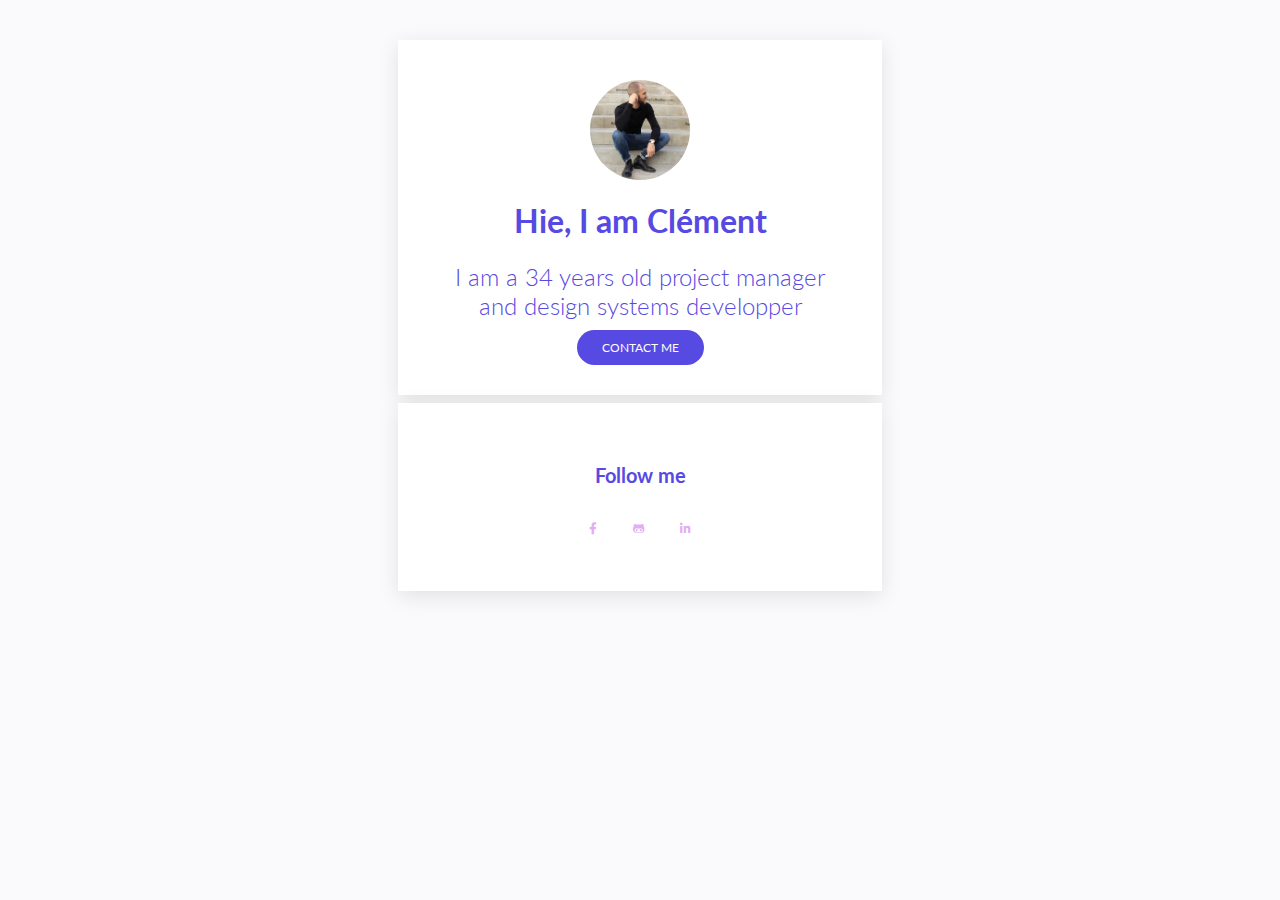
<file: index.html>
<html>
<head>
  <meta charset="UTF-8">
  <meta name="viewport" content="width=device-width, initial-scale=1">
  <title>CPZ</title>
  <link href="https://fonts.googleapis.com/css?family=Lato:300,400,700&display=swap" rel="stylesheet">
  <link rel="stylesheet" href="style.css">
  <link rel="stylesheet" href="https://use.fontawesome.com/releases/v5.0.10/css/all.css">
</head>
<body>
  <!-- an image of yourself-->
  <div class="container text-center">
    <div class="card-white">
      <img src="img/CPZ.JPG" class="avatar" alt="">
      <!--a header and sub-header with your name and --> <!--your job title (you can put programmer now 💻)--><!--a description of yourself-->
      <h1>Hie, I am Clément</h1>
      <h2>I am a 34 years old project manager and design systems developper</h2>
      <!--a button-->
      <a href="" class="btn">CONTACT ME</a>
    </div>
    <div class="card-white">
      <h3>Follow me</h3>
      <ul>
        <li class="margin16"><a class="" href="">
          <i class="fab fa-facebook-f"></i>
        </a></li>
        <li class="margin16"><a class="" href="">
          <i class="fab fa-github-alt"></i>
        </a></li>
        <li class="margin16"><a class="" href="">
          <i class="fab fa-linkedin-in"></i>
        </a></li>
      </ul>
    </div>
  </div>

  <!--a list of your social links -->

</body>
</html>
</file>
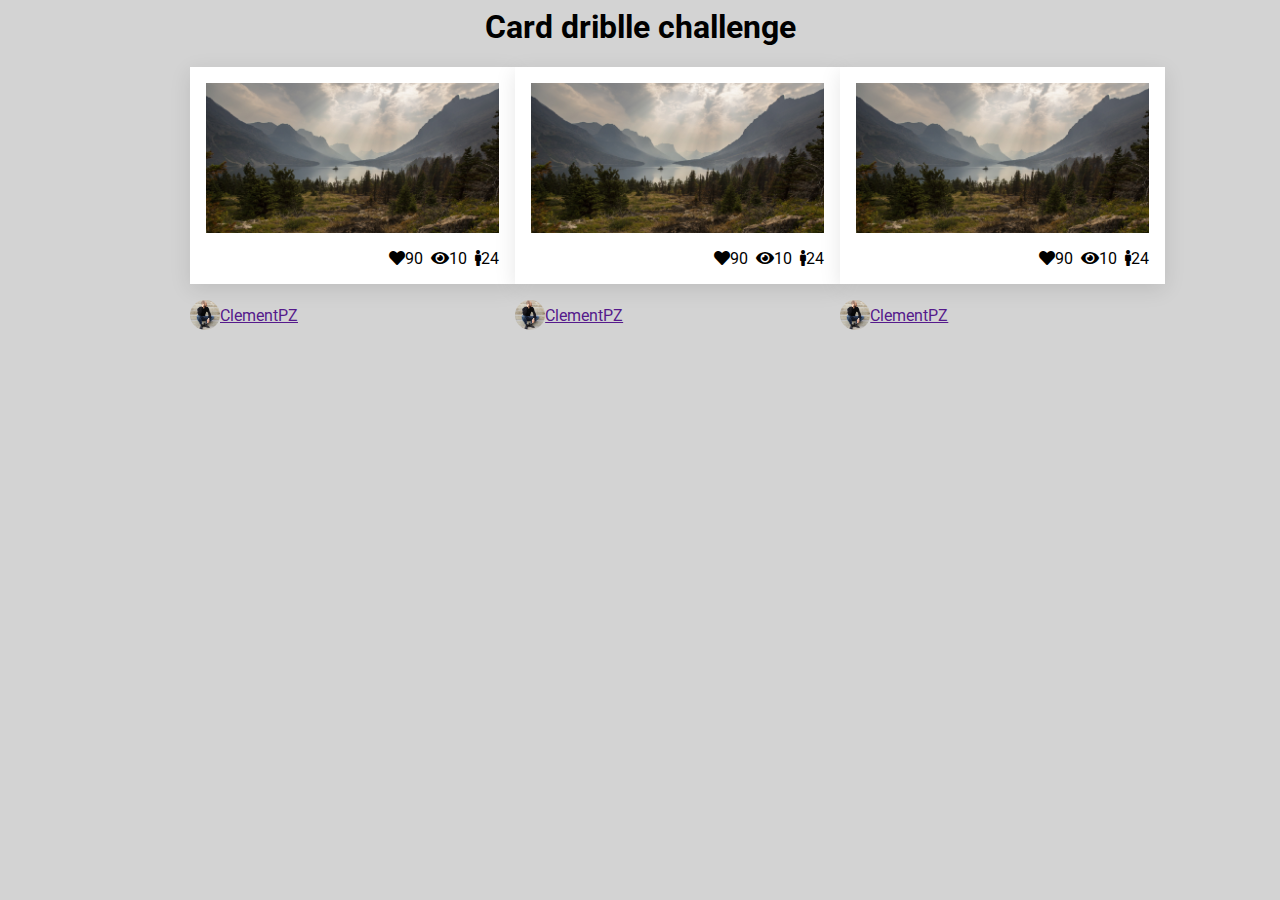
<file: Day 1/livecode/index.html>
<html>
<head>
  <meta charset="UTF-8">
  <title>Document</title>
  <link href="https://fonts.googleapis.com/css?family=Roboto:100,300,400,500,700,900&display=swap" rel="stylesheet">
  <link rel="stylesheet" href="style.css">
  <link rel="stylesheet" href=" https://use.fontawesome.com/releases/v5.0.10/css/all.css">
</head>
<body>
  <div class="container">
    <h1>Card driblle challenge</h1>
    <div class="cards">
      <div class="card">
        <div class="card-main">
          <img src="img/landscape.jpg" alt="" class="card-image">
          <ul class="likes">
            <li><i class="fas fa-heart"></i>90</li>
            <li><i class="fas fa-eye"></i>10</li>
            <li><i class="fas fa-male"></i>24</li>
          </ul>
        </div>
        <div class="card-owner">
          <img src="img/CPZ.JPG" alt="" class="avatar">
          <a href="">ClementPZ</a>
        </div>
      </div>
      <div class="card">
          <div class="card-main">
            <img src="img/landscape.jpg" alt="" class="card-image">
            <ul class="likes">
              <li><i class="fas fa-heart"></i>90</li>
              <li><i class="fas fa-eye"></i>10</li>
              <li><i class="fas fa-male"></i>24</li>
            </ul>
          </div>
          <div class="card-owner">
            <img src="img/CPZ.JPG" alt="" class="avatar">
            <a href="">ClementPZ</a>
          </div>
        </div>
      <div class="card">
        <div class="card-main">
          <img src="img/landscape.jpg" alt="" class="card-image">
          <ul class="likes">
            <li><i class="fas fa-heart"></i>90</li>
            <li><i class="fas fa-eye"></i>10</li>
            <li><i class="fas fa-male"></i>24</li>
          </ul>
        </div>
        <div class="card-owner">
          <img src="img/CPZ.JPG" alt="" class="avatar">
          <a href="">ClementPZ</a>
        </div>
      </div>
  </div>
</body>
</html>
</file>
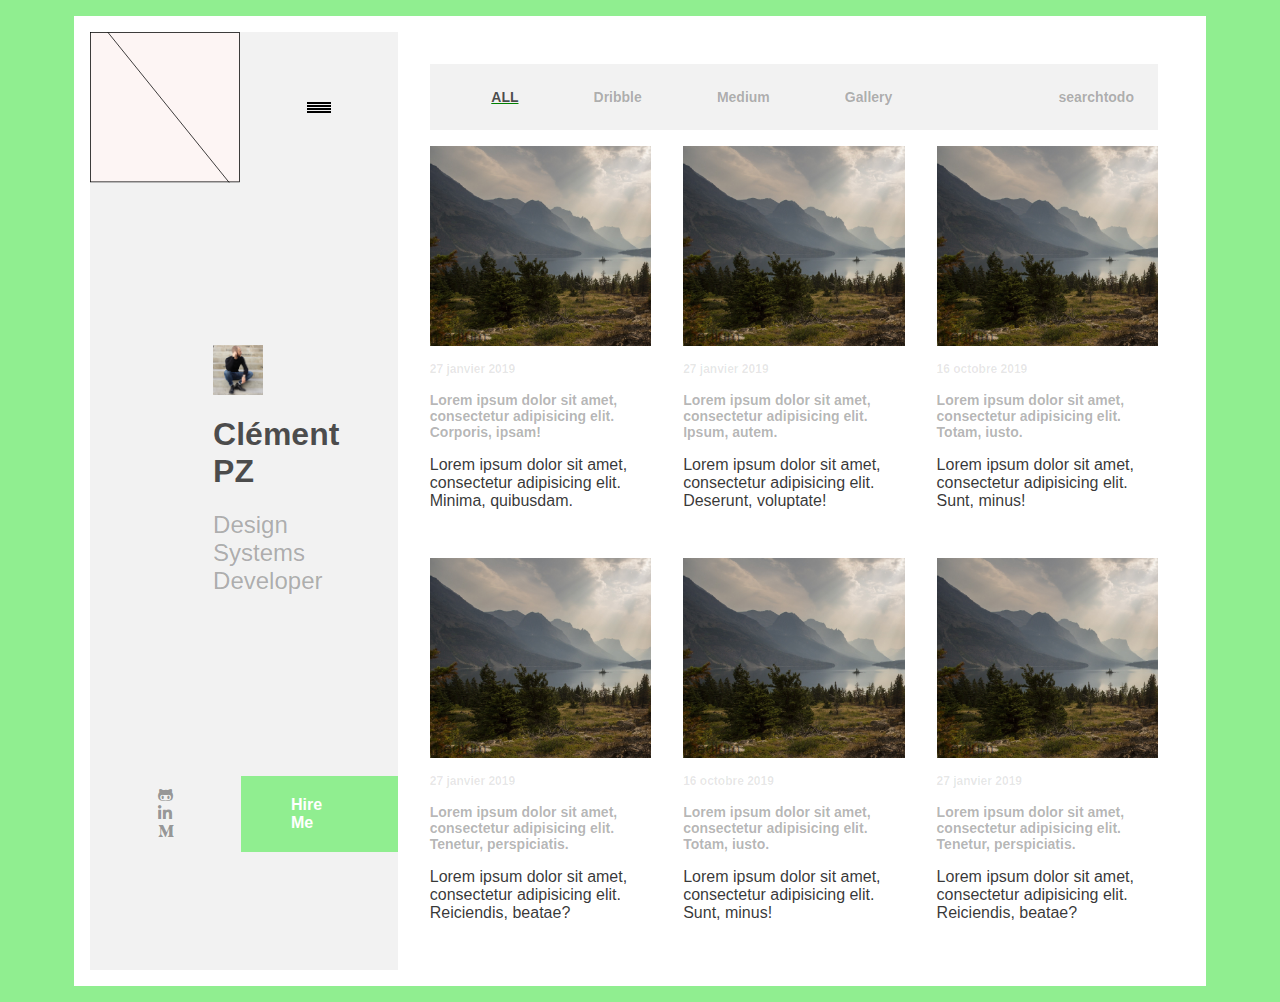
<file: Day 2/dribbletest/index.html>
<html>
  <head>
    <meta charset="UTF-8">
    <title>Dribbletest</title>
    <link rel="stylesheet" href="css/style.css">
    <link rel="stylesheet" href="https://use.fontawesome.com/releases/v5.0.10/css/all.css">
  </head>
  <body>
    <div class="container">
      <div class="sidebar">
        <div class="sidebar-top">
          <img class="logo" src="image/rect.svg" alt="">
          <div class="flexcenter div-menu">
            <img src="image/menu .svg" alt="">
          </div>
        </div>
        <div class="sidebar-title">
          <img src="image/CPZ.JPG" alt="" class="avatar">
          <h1>Clément PZ</h1>
          <h2>Design Systems Developer</h2>
        </div>
        <div class="sidebar-bottom">
          <div class="social-link">
            <ul>
              <li>
                <a href=""><i class="fab fa-github-alt"></i></a>  </li>
              <li>
                <a href=""><i class="fab fa-linkedin-in"></i></a> </li>
              <li>
                <a href=""><i class="fab fa-medium-m"></i></a>  </li>
            </ul>
          </div>
          <a href="" class="btn btn-bg">Hire Me</a>
        </div>
      </div>

      <div class="main">
        <div class="header">
          <ul class="navbar">
            <li><a href="">
                <h3 class="active">ALL</h3>
              </a></li>
            <li><a href="">
                <h3>Dribble</h3>
              </a></li>
            <li><a href="">
                <h3>Medium</h3>
              </a></li>
            <li><a href="">
                <h3>Gallery</h3>
              </a></li>
          </ul>
          <div class="search">
            <h3>searchtodo</h3>
          </div>
        </div>

        <div class="cards">
          <div class="card">
            <div class="card-image"style="background-image:url(image/landscape.jpg);">
              <a class="btn-sm-white" href="">medium</a>
            </div>
            <h4>27 janvier 2019</h4>
            <h3>Lorem ipsum dolor sit amet, consectetur adipisicing elit. Corporis, ipsam!</h3>
            <p>Lorem ipsum dolor sit amet, consectetur adipisicing elit. Minima, quibusdam.</p>
          </div>

          <div class="card">
            <div class="card-image"style="background-image:url(image/landscape.jpg);">
              <a class="btn-sm-white" href="">medium</a>
            </div>
            <h4>27 janvier 2019</h4>
            <h3>Lorem ipsum dolor sit amet, consectetur adipisicing elit. Ipsum, autem.</h3>
            <p>Lorem ipsum dolor sit amet, consectetur adipisicing elit. Deserunt, voluptate!</p>
          </div>

          <div class="card">
            <div class="card-image"style="background-image:url(image/landscape.jpg);">
              <a class="btn-sm-white" href="">medium</a>
            </div>
            <h4>16 octobre 2019</h4>
            <h3>Lorem ipsum dolor sit amet, consectetur adipisicing elit. Totam, iusto.</h3>
            <p>Lorem ipsum dolor sit amet, consectetur adipisicing elit. Sunt, minus!</p>
          </div>

          <div class="card">
            <div class="card-image"style="background-image:url(image/landscape.jpg);">
              <a class="btn-sm-white" href="">medium</a>
            </div>
            <h4>27 janvier 2019</h4>
            <h3>Lorem ipsum dolor sit amet, consectetur adipisicing elit. Tenetur, perspiciatis.</h3>
            <p>Lorem ipsum dolor sit amet, consectetur adipisicing elit. Reiciendis, beatae?</p>
          </div>

          <div class="card">
            <div class="card-image"style="background-image:url(image/landscape.jpg);">
              <a class="btn-sm-white" href="">medium</a>
            </div>
            <h4>16 octobre 2019</h4>
            <h3>Lorem ipsum dolor sit amet, consectetur adipisicing elit. Totam, iusto.</h3>
            <p>Lorem ipsum dolor sit amet, consectetur adipisicing elit. Sunt, minus!</p>
          </div>

          <div class="card">
            <div class="card-image"style="background-image:url(image/landscape.jpg);">
              <a class="btn-sm-white" href="">medium</a>
            </div>
            <h4>27 janvier 2019</h4>
            <h3>Lorem ipsum dolor sit amet, consectetur adipisicing elit. Tenetur, perspiciatis.</h3>
            <p>Lorem ipsum dolor sit amet, consectetur adipisicing elit. Reiciendis, beatae?</p>
          </div>

        </div>
      </div>
    </div>
  </body>
</html>
</file>
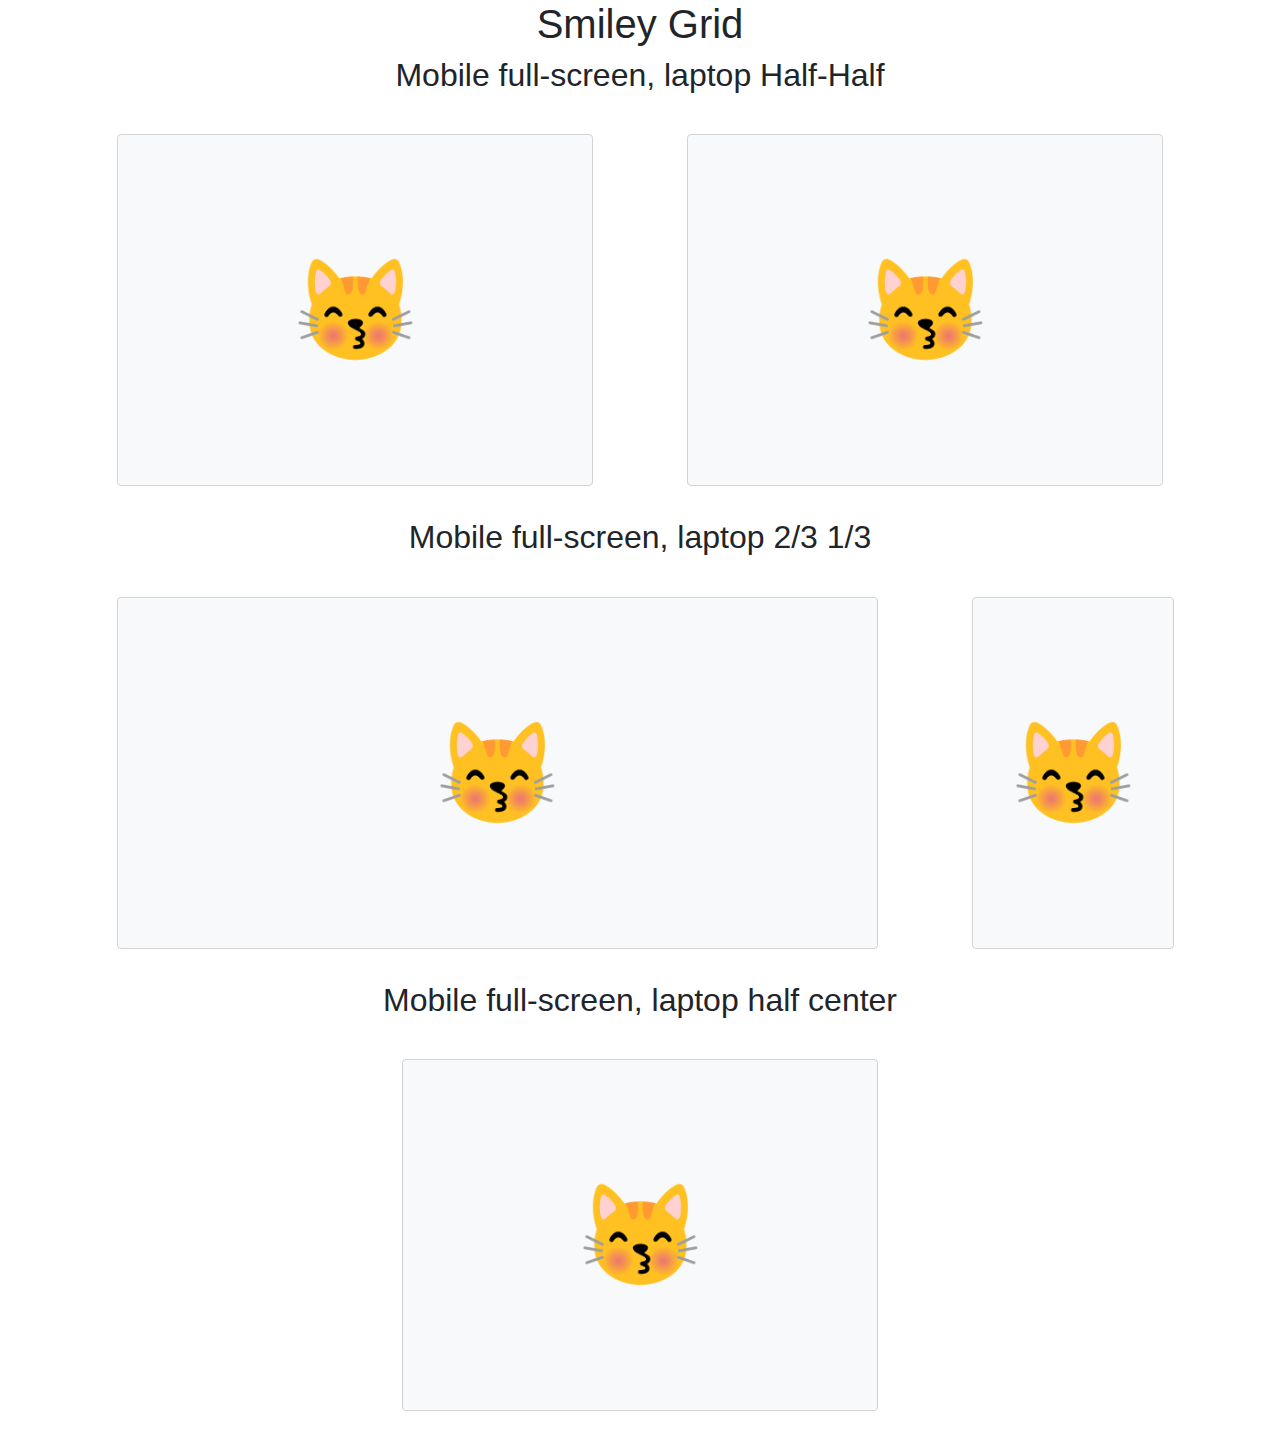
<file: Day 3/challenges/index.html>
<html>
  <head>
    <meta charset="UTF-8">
    <title>Document</title>
    <link rel="stylesheet" href="https://stackpath.bootstrapcdn.com/bootstrap/4.2.1/css/bootstrap.min.css">
    <link rel="stylesheet" href="style.css">
    <meta http-equiv="X-UA-Compatible" content="IE=edge">

    <meta name="viewport" content="initial-scale=1, maximum-scale=1">
    <meta charset="UTF-8">
  </head>
  <body>
    <div class="text-center">


      <h1>Smiley Grid</h1>
      <div class="container">
        <h2>Mobile full-screen, laptop Half-Half</h2>
        <div class="row">
          <div class="col-12 col-lg-6">
            <div class="card bg-light">
              😽
            </div>
          </div>
          <div class="col-12 col-lg-6">
            <div class="card bg-light">
              😽
            </div>
          </div>

        </div>
      </div>
      <div class="container">
        <h2>Mobile full-screen, laptop 2/3 1/3</h2>
        <div class="row">
          <div class="col-12 col-lg-9">
            <div class="card bg-light">
              😽
            </div>
          </div>
          <div class="col-12 col-lg-3">
            <div class="card bg-light">
              😽
            </div>
          </div>

        </div>
      </div>
      <div class="container">
        <h2>Mobile full-screen, laptop half center</h2>
        <div class="row justify-content-center">
          <div class="col-lg-6">
            <div class="card bg-light">
              😽
            </div>
          </div>
        </div>
      </div>
    </div>
  </body>
</html>
</file>
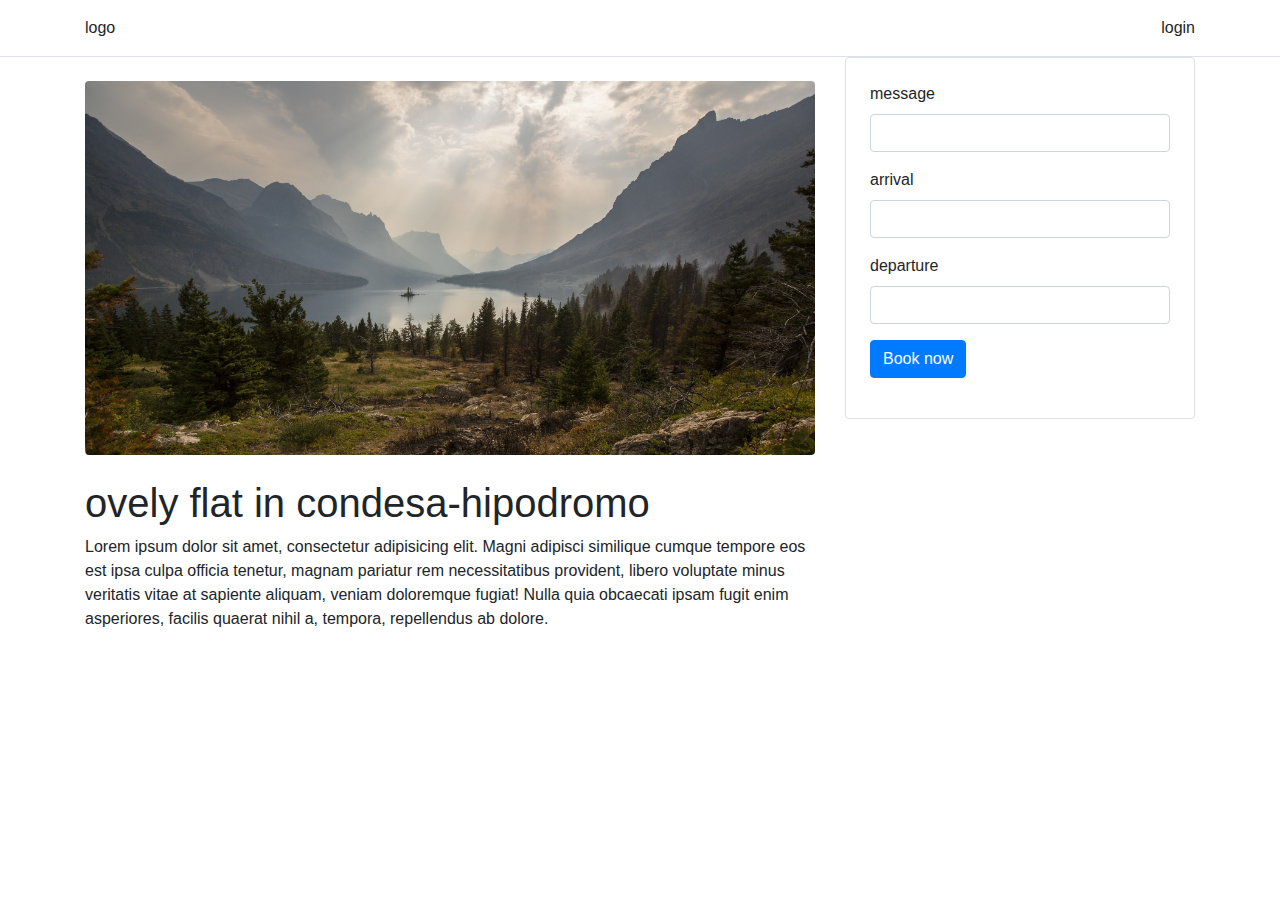
<file: Day 3/course/index.html>
<html>
<head>
  <link rel="stylesheet" href="https://stackpath.bootstrapcdn.com/bootstrap/4.3.1/css/bootstrap.min.css" integrity="sha384-ggOyR0iXCbMQv3Xipma34MD+dH/1fQ784/j6cY/iJTQUOhcWr7x9JvoRxT2MZw1T" crossorigin="anonymous">
</head>
<body>
  <div class="border-bottom py-3">
    <div class="container">
      <div class="d-flex justify-content-between">
        <div class="logo">logo</div>
        <div class="login">login</div>
      </div>
    </div>
  </div>


  <div class="container">
    <div class="row">
      <div class="col-12 col-md-8">
        <img src="landscape.jpg" alt="" class="w-100 my-4 rounded">
        <div class="text-left">
          <h1>ovely flat in condesa-hipodromo</h1>
          <p>Lorem ipsum dolor sit amet, consectetur adipisicing elit. Magni adipisci similique cumque tempore eos est ipsa culpa officia tenetur, magnam pariatur rem necessitatibus provident, libero voluptate minus veritatis vitae at sapiente aliquam, veniam doloremque fugiat! Nulla quia obcaecati ipsam fugit enim asperiores, facilis quaerat nihil a, tempora, repellendus ab dolore.</p>
        </div>
      </div>
      <div class="col-12 col-md-4">
        <div class="rounded border p-4">
          <form action="#">
            <div class="form-group">
              <label for="message">message</label>
              <input type="text" id="message" class="form-control">
            </div>
            <div class="form-group">
              <label for="arrival">arrival</label>
              <input type="text" id="arrival" class="form-control">
            </div>
            <div class="form-group">
              <label for="departure">departure</label>
              <input type="text" id="departure" class="form-control">
            </div>
            <button class="btn btn-primary">Book now</button>
          </form>
        </div>
      </div>
    </div>
  </div>
</body>
</html>
</file>
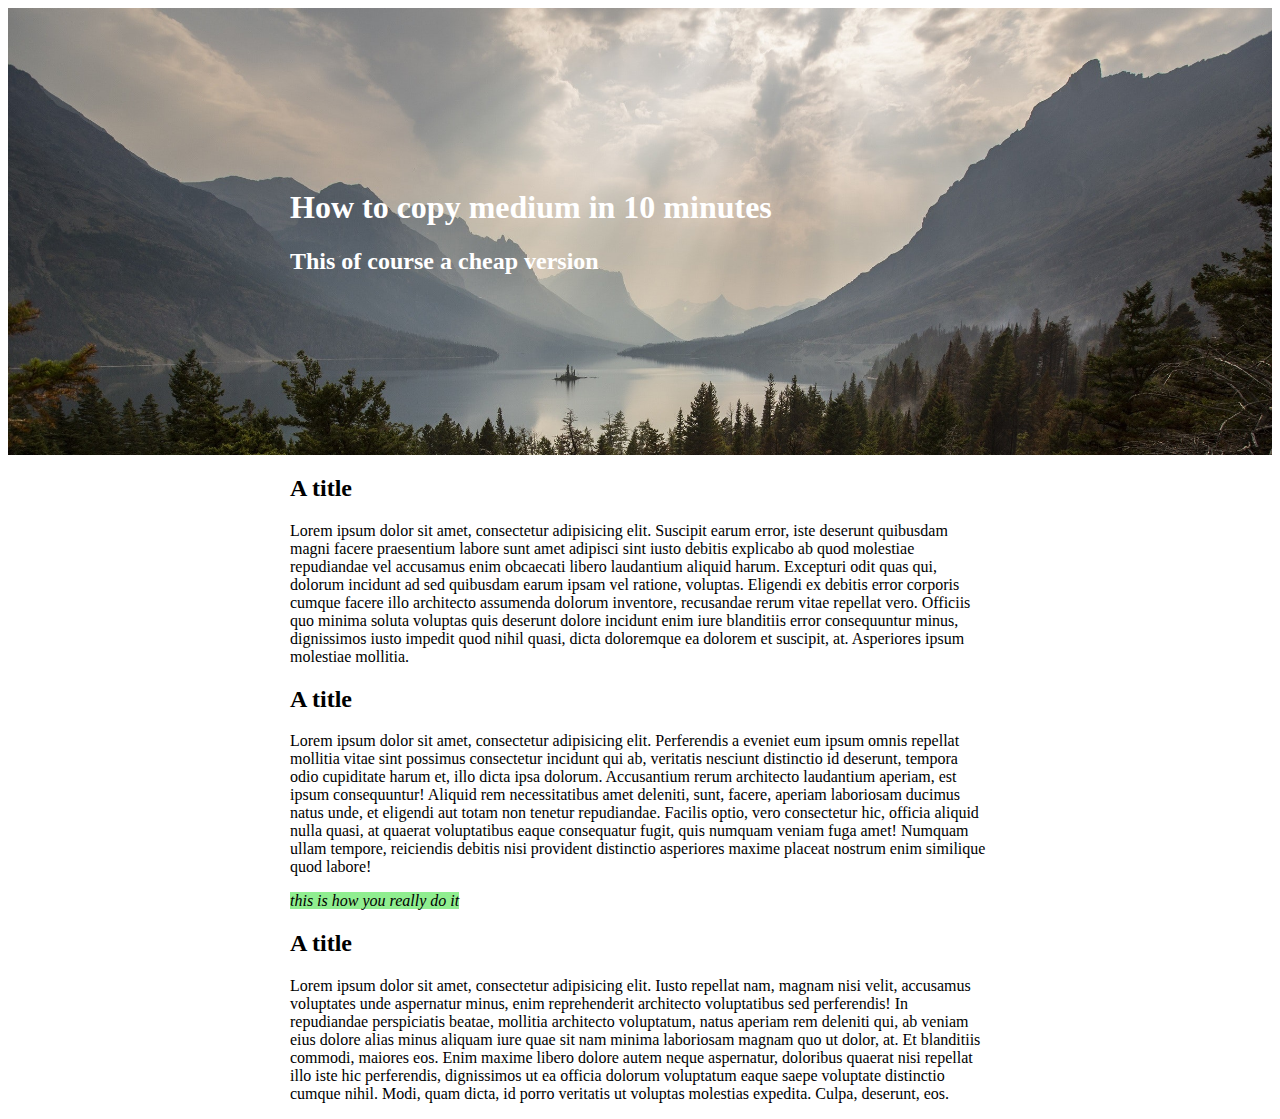
<file: Day 1/mediumcopycat/medium.html>
<html>
<head>
 <meta name="viewport" content="initial-scale=1, maximum-scale=1">
  <meta charset="UTF-8">
  <link href="https://fonts.googleapis.com/css?family=Roboto:100,300,400,500,700,900&display=swap" rel="stylesheet">
  <link rel="stylesheet" href="style.css">
</head>
<body>
  <div class="banner">
    <div class="container">
      <h1>How to copy medium in 10 minutes</h1>
      <h2>This of course a cheap version</h2>
    </div>

  </div>
  <div class="container">
    <div class="paragraph">
      <h2>A title</h2>
      <p>Lorem ipsum dolor sit amet, consectetur adipisicing elit. Suscipit earum error, iste deserunt quibusdam magni facere praesentium labore sunt amet adipisci sint iusto debitis explicabo ab quod molestiae repudiandae vel accusamus enim obcaecati libero laudantium aliquid harum. Excepturi odit quas qui, dolorum incidunt ad sed quibusdam earum ipsam vel ratione, voluptas. Eligendi ex debitis error corporis cumque facere illo architecto assumenda dolorum inventore, recusandae rerum vitae repellat vero. Officiis quo minima soluta voluptas quis deserunt dolore incidunt enim iure blanditiis error consequuntur minus, dignissimos iusto impedit quod nihil quasi, dicta doloremque ea dolorem et suscipit, at. Asperiores ipsum molestiae mollitia.</p>
    </div>
    <div class="paragraph">
      <h2>A title</h2>
      <p>Lorem ipsum dolor sit amet, consectetur adipisicing elit. Perferendis a eveniet eum ipsum omnis repellat mollitia vitae sint possimus consectetur incidunt qui ab, veritatis nesciunt distinctio id deserunt, tempora odio cupiditate harum et, illo dicta ipsa dolorum. Accusantium rerum architecto laudantium aperiam, est ipsum consequuntur! Aliquid rem necessitatibus amet deleniti, sunt, facere, aperiam laboriosam ducimus natus unde, et eligendi aut totam non tenetur repudiandae. Facilis optio, vero consectetur hic, officia aliquid nulla quasi, at quaerat voluptatibus eaque consequatur fugit, quis numquam veniam fuga amet! Numquam ullam tempore, reiciendis debitis nisi provident distinctio asperiores maxime placeat nostrum enim similique quod labore!</p>
      <a href="">this is how you really do it</a>
    </div>
    <div class="paragraph">
      <h2>A title</h2>
      <p>Lorem ipsum dolor sit amet, consectetur adipisicing elit. Iusto repellat nam, magnam nisi velit, accusamus voluptates unde aspernatur minus, enim reprehenderit architecto voluptatibus sed perferendis! In repudiandae perspiciatis beatae, mollitia architecto voluptatum, natus aperiam rem deleniti qui, ab veniam eius dolore alias minus aliquam iure quae sit nam minima laboriosam magnam quo ut dolor, at. Et blanditiis commodi, maiores eos. Enim maxime libero dolore autem neque aspernatur, doloribus quaerat nisi repellat illo iste hic perferendis, dignissimos ut ea officia dolorum voluptatum eaque saepe voluptate distinctio cumque nihil. Modi, quam dicta, id porro veritatis ut voluptas molestias expedita. Culpa, deserunt, eos.</p>
    </div>
  </div>


</body>
</html>
</file>
<file: style.css>
body {
  margin: 40px auto;
  font-family: 'Lato', sans-serif;
  font-weight: 400;
  font-size: 16px;
  color: #574AE2;
  background-color: #faf9fc;
}
ul {
  margin: 0;
  padding: 0;
}
h1 {
  font-size: 32px;
}
h2 {
  font-size: 24px;
  font-weight: 300;
}
h3 {
  font-size: 20px;
}
a {
  text-decoration: none;
  color: #E2ADF2;
  font-size: 12px;
}
a:hover {
  color: #574AE2;
}
ul > li {
  list-style: none;
  display: inline-block;
}
.text-center {
  text-align: center;
}
.margin16 {
  margin: 16px;
}
.avatar {
  width: 100px;
  border-radius: 50%;
}
.container {
  width: 500px;
  margin: 40px auto;
}
.card-white {
  padding: 40px;
  margin: 8px;
  background-color: white;
  box-shadow: 0 5px 20px rgba(1,1,1,0.1)
}
.btn {
    margin: 16px;
    background-color: #574AE2;
    color: white;
    padding: 10 25;
    border-radius: 29px;
}
@media (max-width: 960px) {
  /* For a screen < 960px, this CSS will be read */
  .container {
    width: 700px;
  }
}
@media (max-width: 720px) {
  /* For a screen < 720px, this CSS will be read */
  .container {
    width: 500px;
  }
}
@media (max-width: 540px) {
  /* For a screen < 540px, this CSS will be read */
  .container {
    width: 300px;
  }
}
</file>
<file: Day 1/livecode/style.css>
body {
  text-align: center;
  background-color: lightgrey;
  font-family: ROBOTO;
}
ul {
  list-style: none;
  padding: 0;
}
li {
  margin-left: 8px;
}
.container {
  width: 900px;
  margin: 0 auto;
}
.avatar {
  width: 30px;
  border-radius: 50%;
}
.cards {
  display: flex;
  justify-content: space-between;
}
.card {
  flex-basis: 30%;
  display: flex;
  flex-direction: column;
}
.card-main {
  background-color: white;
  box-shadow: 0 5px 20px rgba(1,1,1,0.1)
}
.card-owner {
  margin-top: 16px;
  display: flex;
  justify-content: flex-start;
  align-items: center;

}
.likes {
  display: flex;
  justify-content: flex-end;
  align-items: center;
  margin-right: 16px;

}
.card-image {
  height: 150px;
  margin: 16px 16px 0px 16px;
}
</file>
<file: Day 2/dribbletest/css/style.css>
@import url(components/buttons.css);
@import url(components/navbar.css);
@import url(components/container.css);
@import url(components/cards.css);
@import url(components/avatars.css);
@import url(components/sidebar.css);

body {
  font-family: helvetica;
  color: rgba(1,1,1,.8);
  background-color: lightgreen;
}
h3, ul {
  padding: 0;

  margin: 0;
}
h1 {
  font-size: 32px;
  color: rgba(1,1,1,0.7);
}
h2 {
  font-size: 24px;
  color: rgba(1,1,1,0.3);
  font-weight: lighter;
}
h3 {
  font-size: 14px;
  color: rgba(1,1,1,0.3);
}
h3.active {
  color: rgba(1,1,1,0.7);
  text-decoration: underline green;
}
h4 {
  font-size: 12px;
  color: rgba(1,1,1,0.1);
}

ul {
  list-style: none;
}
a {
  text-decoration: none;
  display: inline-block;
  color: rgba(1,1,1,0.4);
}
.flexcenter {
  display: flex;
  align-items: center;
  justify-content: center;
}
</file>
<file: Day 3/challenges/style.css>
.card {
  padding: 100px;
  margin: 32px;
  border: 1px solid lightgrey;
  display: flex;
  justify-content: center;
  align-items: center;
  font-size: 100px;
}
</file>
<file: Day 1/mediumcopycat/style.css>
body {
}
a {
  color: black;
  text-decoration: none;
  background-color: lightgreen;
  font-style: italic;
}
a:hover {
  background-color: green;
}
.banner {
  color: white;
  background-image: url('img/landscape.jpg');
  background-size: cover;
  padding: 160px;
}
.container {
  width: 700px;
  margin: 0 auto;
}
</file>
